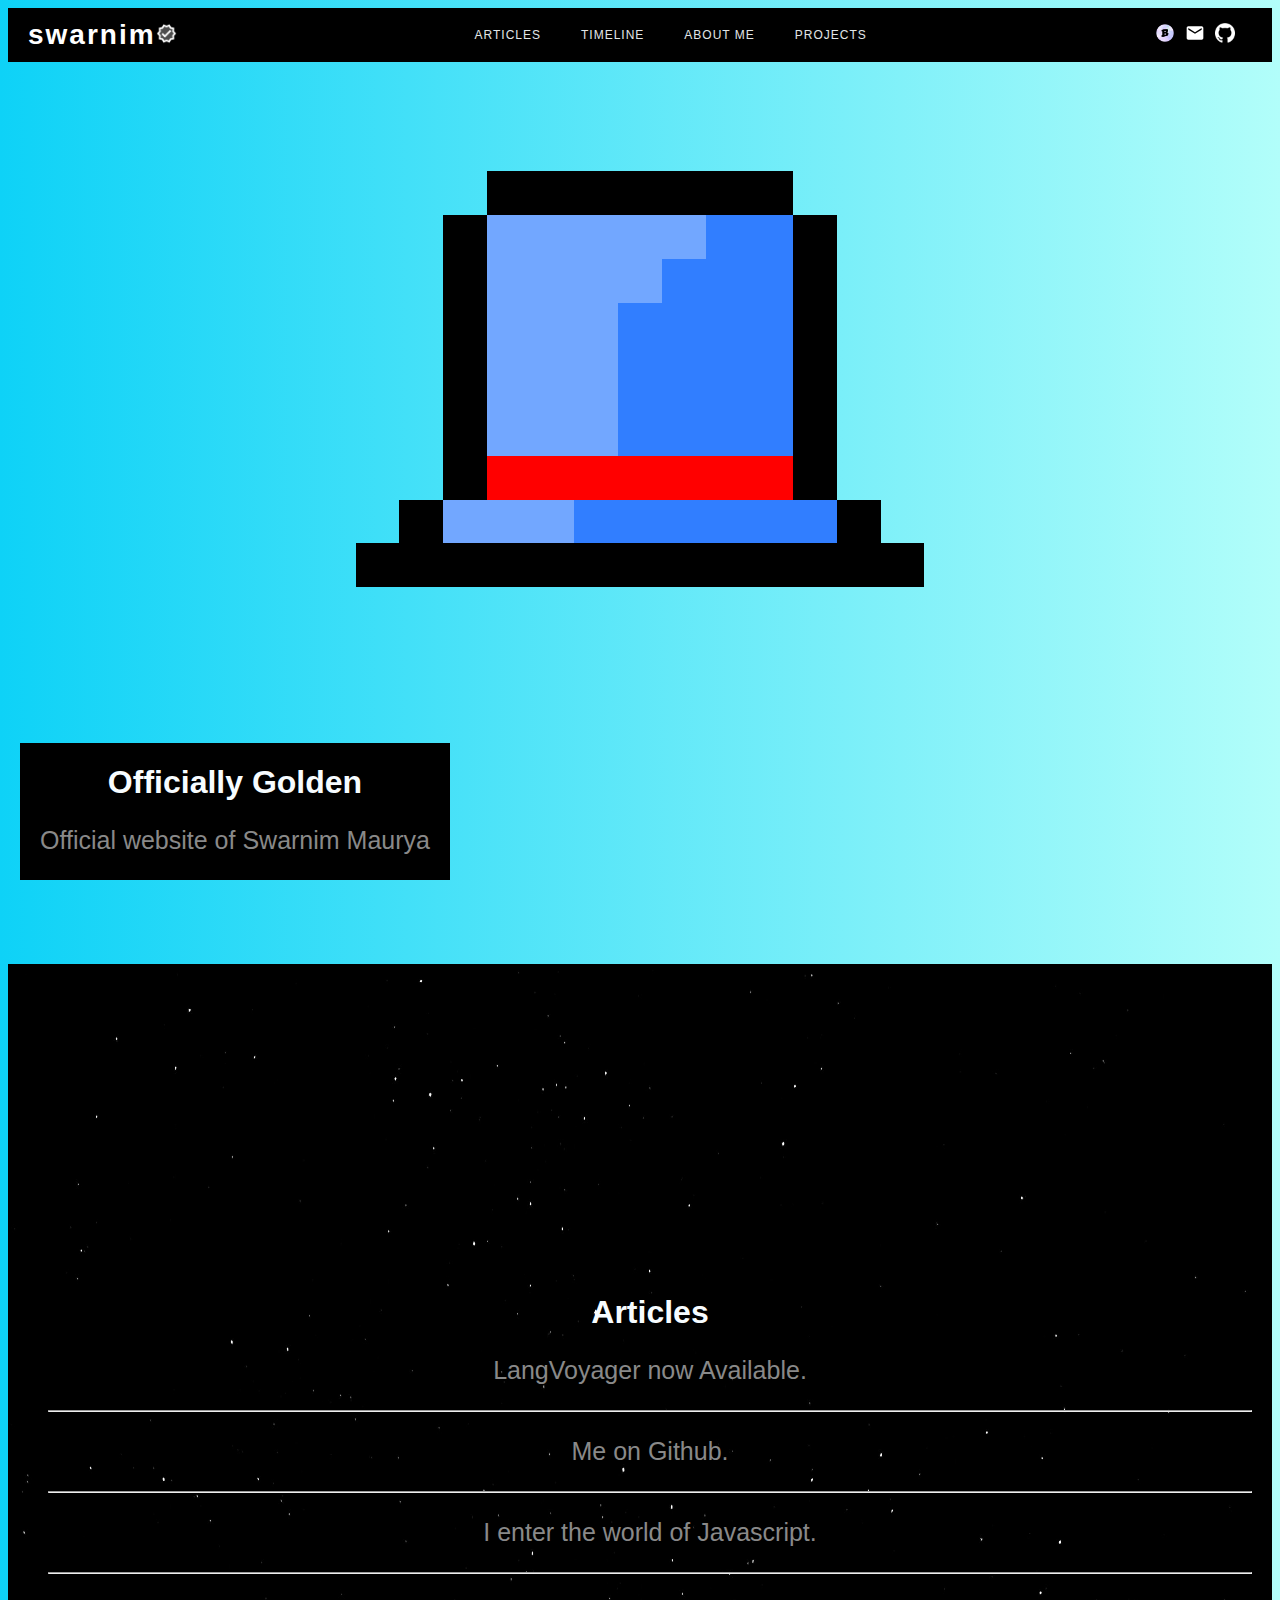
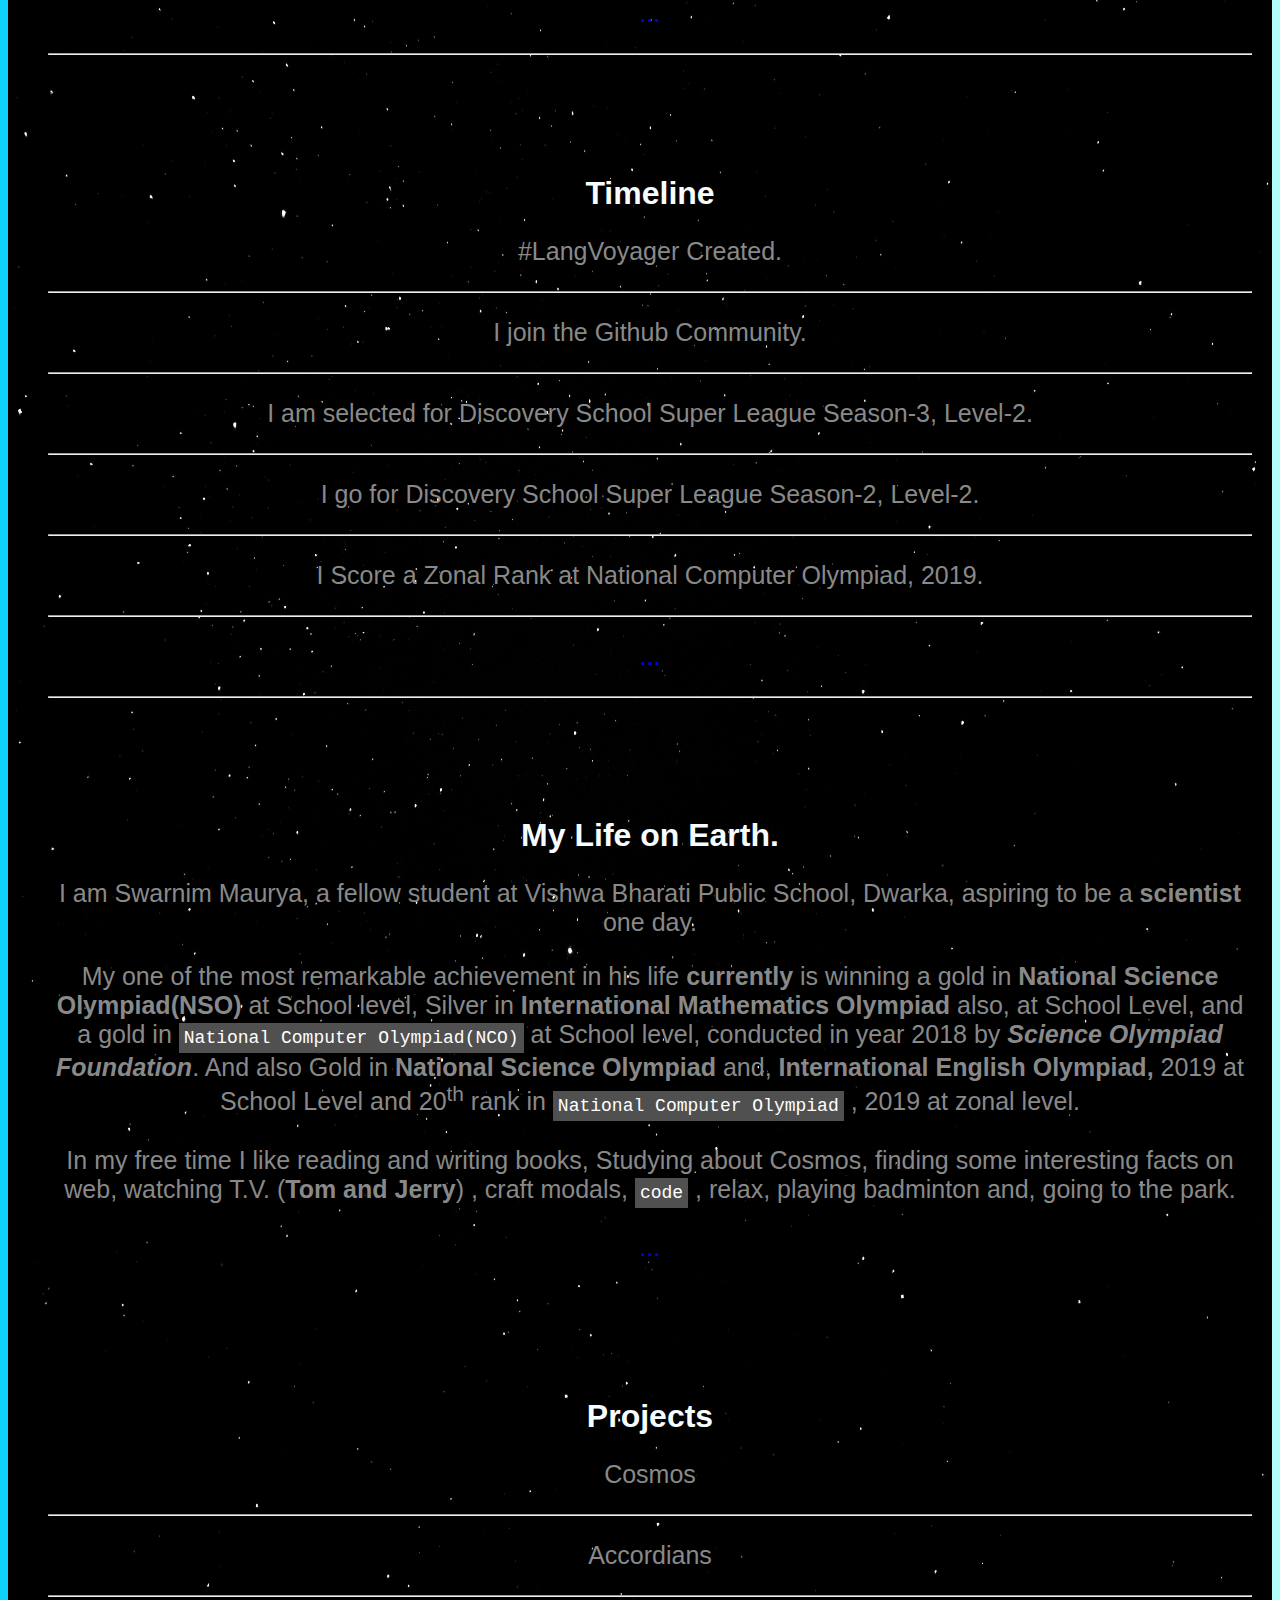
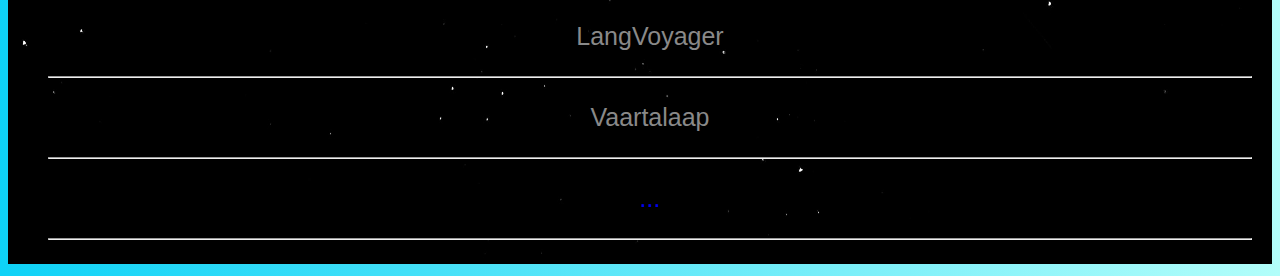
<file: index.html>
<!DOCTYPE html>
<html lang="en-us" xmlns="http://www.w3.org/1999/html">
    <head>
        <meta charset="UTF-8">
        <title>Swarnim This Side</title>
        <link rel="stylesheet" href="CSS\Homepage.css">
        <link rel="icon" href="/Images/MyLogo.png">
        <meta name="author" content="Swarnim Maurya" >
        <meta name="viewport" content="width=device-width, initial-scale=1">
    </head>
    <body>
        <div style="position: relative; top: 0; left: 0; right: 0; z-index: 4; transform: translate3d(0px, 0px, 0px);
                " class="headroom headroom--unfixed headroom-disable-animation">
            <header class="site-header">
                <a class="logo" href="/">swarnim<img src="Images\Verified.png" height="21px"></a>
                <nav class="site-nav"><ul><li>
                    <a href="Articles.html">Articles</a></li><li>
                    <a href="Timeline.html">Timeline</a></li><li>
                    <a href="AboutMe.html">About Me</a></li><li>
                    <a href="Project.html">Projects</a></li></ul></nav>
                <div class="nav-links">
                    <div class="Hoverbox">
                        <a href="https://brainly.in/app/profile/9945822/" target="_blank">
                            <img src="Images\Brainly.jpg" alt="Gmail" height="25px"></a>
                        <span class="Hovertext">Brainly</span>
                    </div>
                    <div class="Hoverbox">
                        <a href="mailto:felixillusion@outlook.com" target="_blank" title="Outlook">
                            <img src="Images\WhiteEmail.svg" alt="Outlook" height="20px"></a>
                        <span class="Hovertext">Outlook</span>
                    </div>
                    <div class="Hoverbox">
                        <a href="https://github.com/Felix-Illusion" target="_blank" title="GitHub">
                            <img src="Images\Github.png" alt="GitHub" height="20px"></a>
                        <span class="Hovertext">Github</span>
                    </div>
                </div>
            </header>
        </div>
        <div class="container, img-align">
            <img src="Images\Piskel.png" alt="Pixel Life" width="700px">
            <div class="block-text" style="background-color: #000000">
                <h1>Officially Golden</h1>
                <p>Official website of Swarnim Maurya</p>
            </div>
        </div>
        <br>
        <br>
        <br>
        <br>
        <br>
        <br>
        <br>
        <br>
        <br>
        <br>
        <br>
        <div class="containing-img">
            <img src="Images\Black.jpg" alt="back" width="100%" height="2500px">
            <div class="block-text">
                <div>
                    <a href="Articles.html"><h1>Articles</h1></a>
                    <p>
                        LangVoyager now Available.
                    </p>
                    <hr>
                    <p>
                        Me on Github.
                    </p>
                    <hr>
                    <p>
                        I enter the world of Javascript.
                    </p>
                    <hr>
                    <p><a href="Articles.html">...</a></p>
                    <hr>
                </div>
                <br>
                <br>
                <br>
                <br>
                <br>
                <div>
                    <a href="Timeline.html"><h1>Timeline</h1></a>
                    <p>
                        #LangVoyager Created.
                    </p>
                    <hr>
                    <p>
                        I join the Github Community.
                    </p>
                    <hr>
                    <p>
                        I am selected for Discovery School Super League Season-3, Level-2.
                    </p>
                    <hr>
                    <p>
                        I go for Discovery School Super League Season-2, Level-2.
                    </p>
                    <hr>
                    <p>
                        I Score a Zonal Rank at National Computer Olympiad, 2019.
                    </p>
                    <hr>
                    <p>
                        <a href="Timeline.html" title="More Events">...</a>
                    </p>
                    <hr>
                </div>
                <div>
                    <br>
                    <br>
                    <br>
                    <br>
                    <br>
                    <a href="AboutMe.html"><h1>My Life on Earth.</h1></a>
                    <p>
                        I am Swarnim Maurya, a fellow student at Vishwa Bharati Public School, Dwarka, aspiring to be a
                        <strong>scientist</strong> one day.
                    </p>
                    <p>
                        My one of the most remarkable achievement in his life <strong>currently</strong> is
                        winning a gold in <strong>National Science  Olympiad(NSO)</strong> at School level,
                        Silver in <strong>International Mathematics Olympiad</strong> also, at School Level,
                        and a gold in <code>National Computer Olympiad(NCO)</code> at School level,
                        conducted in year 2018 by <strong><em>Science Olympiad Foundation</em></strong>. And also Gold in
                        <strong>National Science Olympiad</strong> and, <strong>International English Olympiad,</strong>
                        2019 at School Level and 20<sup>th</sup> rank in <code>National Computer Olympiad</code>
                        , 2019 at zonal level.
                    </p>
                    <p>
                        In my free time I like reading and writing books, Studying about Cosmos, finding some interesting
                        facts on web, watching T.V. (<strong>Tom and Jerry</strong>) , craft modals, <code>code</code>
                        , relax, playing badminton and, going to the park.
                    </p>
                    <p><a href="AboutMe.html">...</a></p>
                </div>
                <br>
                <br>
                <br>
                <br>
                <br>
                <div>
                    <a href="Project.html"><h1>Projects</h1></a>
                    <a href="Articles.html" title="Under Construction"><p>Cosmos</p></a>
                    <hr>
                    <a href="Articles.html" title="Under Construction"><p>Accordians</p></a>
                    <hr>
                    <a href="Articles.html" title="Available on Github"><p>LangVoyager</p></a>
                    <hr>
                    <a href="Articles.html" title="Under Construction"><p>Vaartalaap</p></a>
                    <hr>
                    <p><a href="Articles.html" title="More">...</a></p>
                    <hr>
                </div>
            </div>
        </div>
        
    </body>
</html>
</file>
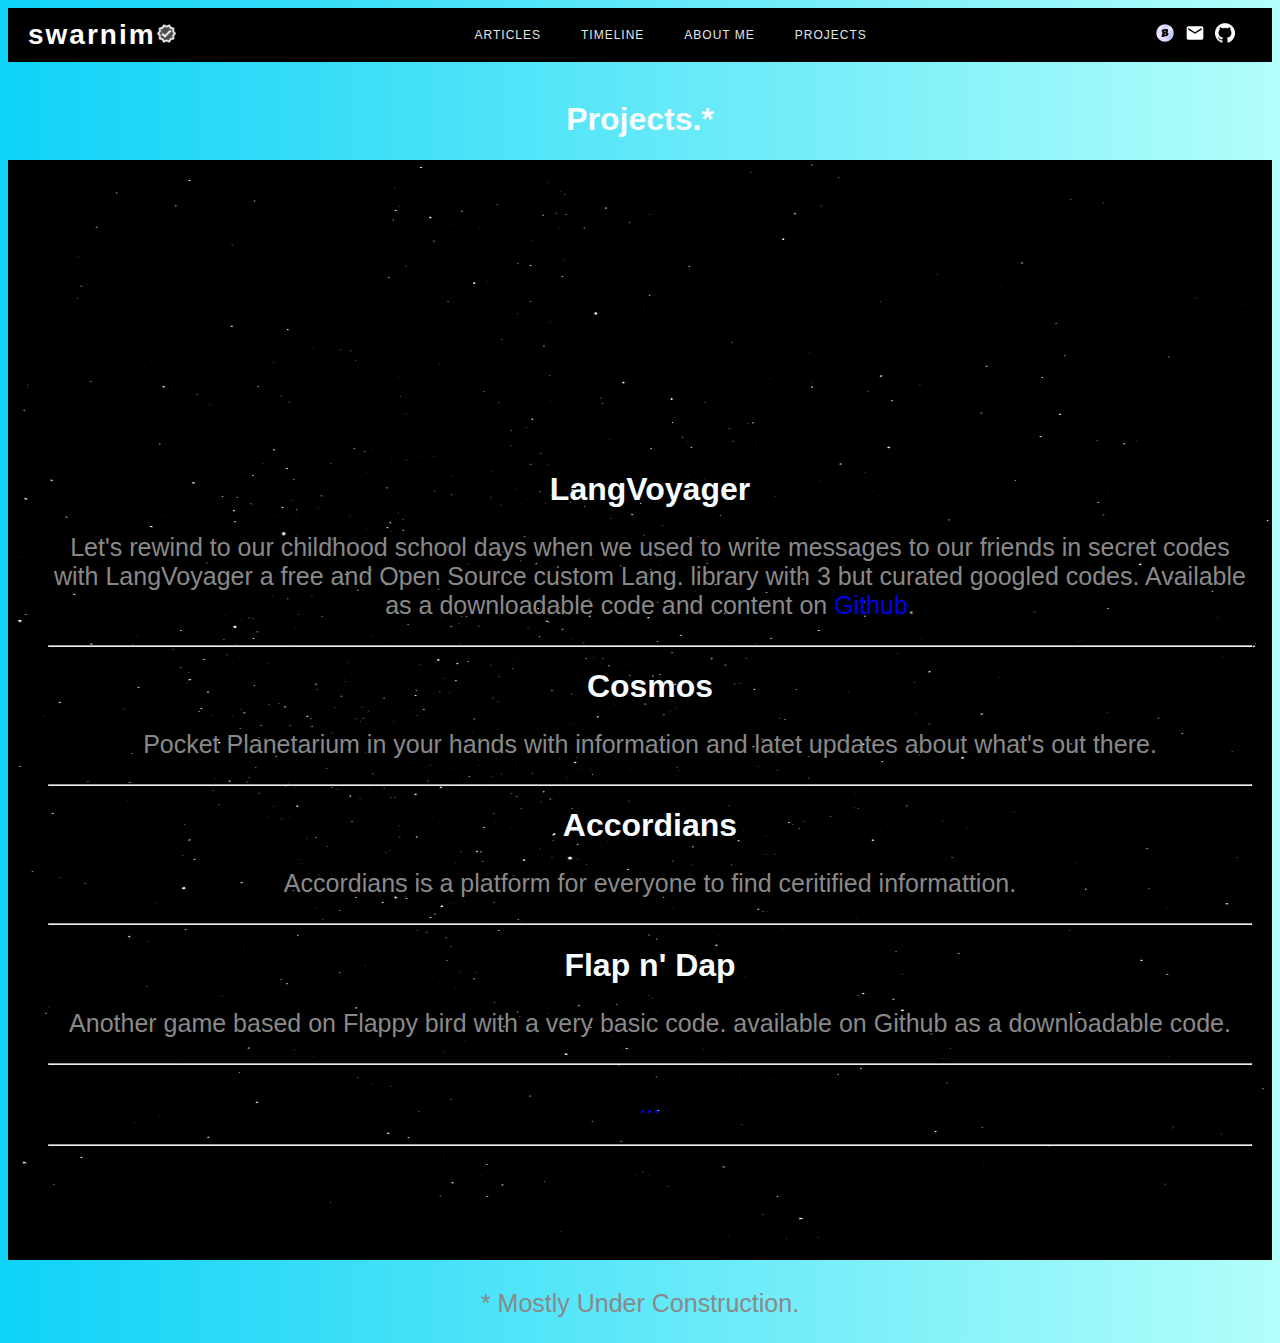
<file: Project.html>
<!DOCTYPE html>
<html lang="en">
<head>
    <meta charset="UTF-8">
    <title>Projects</title>
    <link rel="icon" href="Images\MyLogo.png">
    <link rel="stylesheet" href="CSS\Projects.css">

</head>
<body>
    <div style="position: relative; top: 0; left: 0; right: 0; z-index: 4; transform: translate3d(0px, 0px, 0px);
            " class="headroom headroom--unfixed headroom-disable-animation">
        <header class="site-header">
            <a class="logo" href="/">swarnim<img src="Images\Verified.png" height="21px"></a>
            <nav class="site-nav"><ul><li>
                <a href="Articles.html">Articles</a></li><li>
                <a href="Timeline.html">Timeline</a></li><li>
                <a href="AboutMe.html">About Me</a></li><li>
                <a href="Project.html">Projects</a></li></ul></nav>
            <div class="nav-links">
                <div class="Hoverbox">
                    <a href="https://brainly.in/app/profile/9945822/" target="_blank">
                        <img src="Images\Brainly.jpg" alt="Gmail" height="25px"></a>
                    <span class="Hovertext">Brainly</span>
                </div>
                <div class="Hoverbox">
                    <a href="mailto:felixillusion@outlook.com" target="_blank" title="Outlook">
                        <img src="Images\WhiteEmail.svg" alt="Outlook" height="20px"></a>
                    <span class="Hovertext">Outlook</span>
                </div>
                <div class="Hoverbox">
                    <a href="https://github.com/Felix-Illusion" target="_blank" title="GitHub">
                        <img src="Images\Github.png" alt="GitHub" height="20px"></a>
                    <span class="Hovertext">Github</span>
                </div>
            </div>
        </header>
    </div>
    <br>
    <h1>Projects.*</h1>
    <div class="containing-img">
        <img src="Images\Black.jpg" alt="back" width="100%" height="1100px">
        <div class="block-text">
            <div>
                <a href="Articles.html"><h1>LangVoyager</h1></a>
                <p>
                    Let's rewind to our childhood school days when we used to write messages to our friends in secret codes with 
                    LangVoyager a free and Open Source custom Lang. library with 3 but curated googled codes. Available as a 
                    downloadable code and content on <a href="https://www.github.com" target="_blank">Github</a>.
                </p>
                <hr>
                <a href="Articles.html"><h1>Cosmos</h1></a>
                <p>
                    Pocket Planetarium in your hands with information and latet updates about what's out there.
                </p>
                <hr>
                <a href="Articles.html"><h1>Accordians</h1></a>
                <p>
                    Accordians is a platform for everyone to find ceritified informattion.
                </p>
                <hr>
                <a href="Articles.html"><h1>Flap n' Dap</h1></a>
                <p>
                    Another game based on Flappy bird with a very basic code. available on Github as a downloadable code. 
                </p>
                <hr>
                <p><a href="Articles.html">...</a></p>
                <hr>
            </div>
            <br>
            <br>
            <br>
            <br>
            <br>
            <div>
            </div>
        </div>
    </div>
    <p>* Mostly Under Construction.</p>
</body>
</html>
</file>
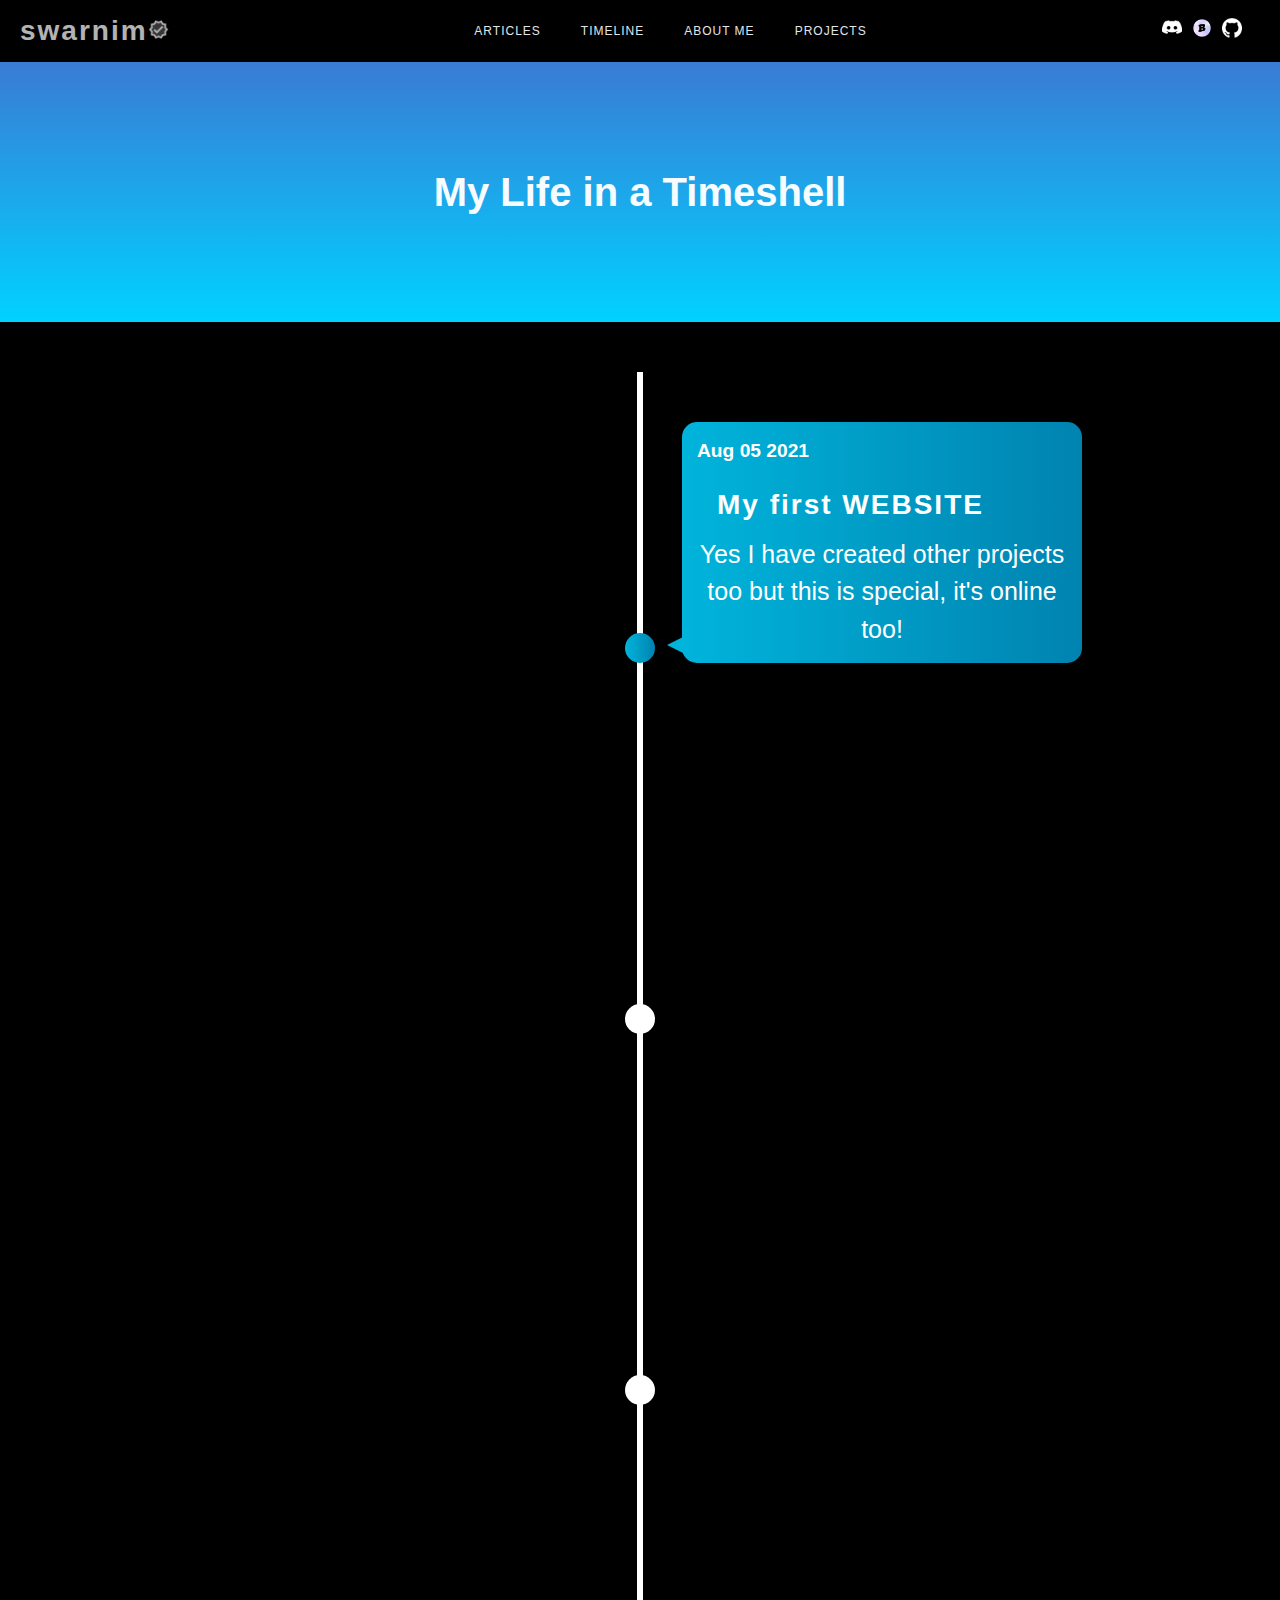
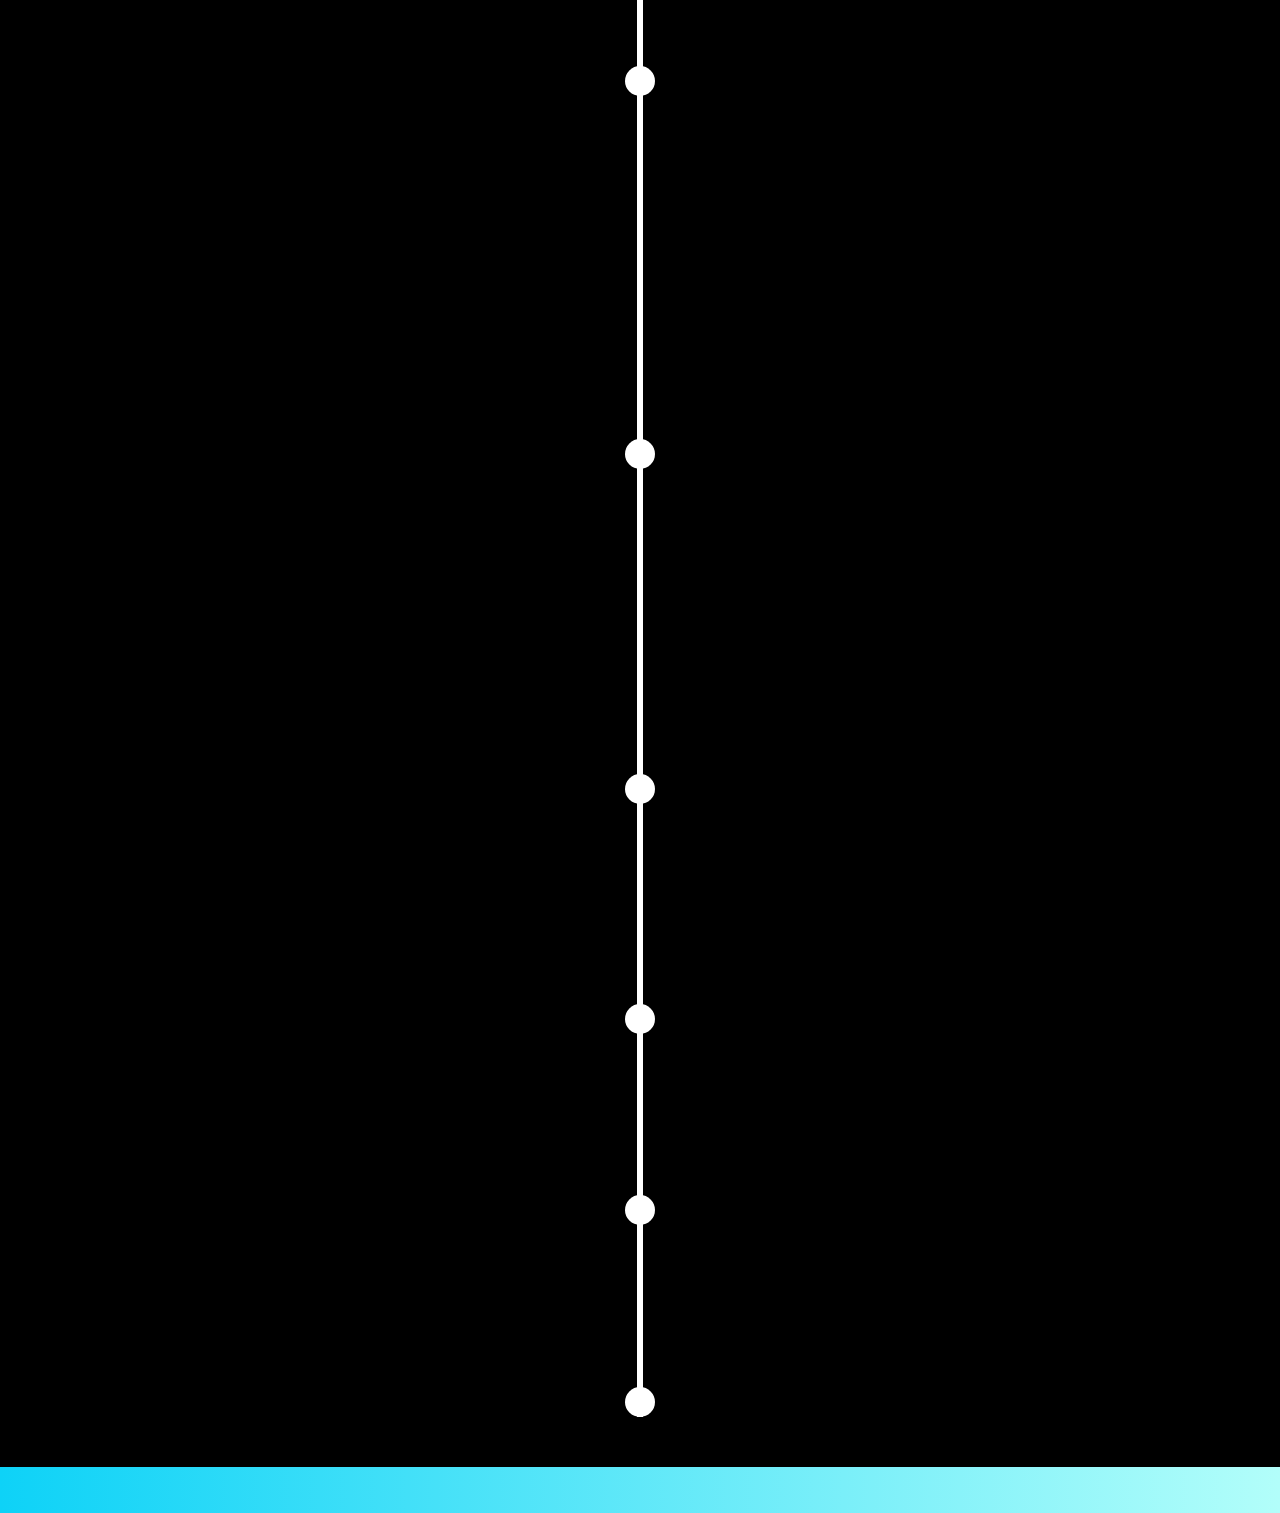
<file: Timeline.html>
<!DOCTYPE html>
<html lang="en">
    <head>
        <meta charset="UTF-8">
        <title>Timeline</title>
        <link rel="icon" href="Images\MyLogo.png">
        <link rel="stylesheet" href="CSS\Timeline.css">
        <meta name="author" content="Swarnim Maurya">
    </head>
    <body>
    <div style="position: relative; top: 0; left: 0; right: 0; z-index: 4; transform: translate3d(0px, 0px, 0px);" 
         class="headroom headroom--unfixed headroom-disable-animation">
            <header class="site-header">
                <a class="logo" href="/">swarnim<img src="Images\Verified.png" height="21px"></a>
                <nav class="site-nav"><ul><li>
                    <a href="Articles.html">Articles</a></li><li>
                    <a href="Timeline.html">Timeline</a></li><li>
                    <a href="AboutMe.html">About Me</a></li><li>
                    <a href="Project.html">Projects</a></li></ul></nav>
                <div class="nav-links">
                    <div class="Hoverbox">
                        <a href="https://discord.com/users/Swarnim(VBPS)#8875" target="_blank">
                            <img src="Images\Discord.png" alt="Discord" height="25px"></a>
                        <span class="Hovertext">Discord</span>
                    </div>
                    <div class="Hoverbox">
                        <a href="https://brainly.in/app/profile/9945822/" target="_blank">
                            <img src="Images\Brainly.jpg" alt="Gmail" height="25px"></a>
                        <span class="Hovertext">Brainly</span>
                    </div>
                    <div class="Hoverbox">
                        <a href="https://github.com/Felix-Illusion" target="_blank" title="GitHub">
                            <img src="Images\Github.png" alt="GitHub" height="20px"></a>
                        <span class="Hovertext">Github</span>
                    </div>
                </div>
            </header>
        </div>
        <section class="intro">
            <div class="container">
                <h1>My Life in a Timeshell</h1>
            </div>
        </section>
        <section class="timeline">
        <ul>
            <li>
                <div>
                    <time>Aug 05 2021</time>
                    <h4>My first <strong>WEBSITE</strong></h4>
                    <p>Yes I have created other projects too but this is special, it's online too!</p>
                </div>
            </li>
            <li>
                <div>
                    <time>Jul 10 2021</time>
                    <h4>Accordians[Coming Soon]</h4>
                    <p>Accordians a place made by information and for information. Get updated in seconds.(Under Construction)</p>
                </div>
            </li>
            <li>
                <div>
                    <time>Jun 4 2021</time>
                    <h4>LangVoyager is Online</h4>
                    <p>LangVoyager is now available as a downloadable file on Github. Just download and rewind to your memories of the school age.</p>
                </div>
            </li>
            <li>
                <div>
                    <time>Jun 1 2021</time>
                    <h4>I Join Github.</h4>
                    <p>Today I have joined the Github community. Eager for what lies ahead of me.</p>
               </div>
            </li>
            <li>
                <div>
                    <time>May 13 2021</time>
                    <h4>I created my first <code>Javascript</code> Program</h4>
                    <p>Flap n' Gap is A reaction of the legendary game flappy bird. will be launched on 07/28/2021 on Github as downloadable code.</p>
                </div>
            </li>
            <li>
                <div>
                    <time>May 07 2021</time>
                    <h4>I enter the world of <code>Javascript</code></h4>
                    <p>I have stepped the first step of Javascript. An awesome experience it is.</p>
                </div>
            </li>
            <li>
                <div>
                    <time>Dec 26 2021</time> 
                    <p>An unfortunate delay is being faced in Toodles. Expected to launch in Oct 2021</p>
                </div>
            </li>
            <li>
                <div>
                    <time>Feb 21 2021</time>
                    <p>I started doodling! Toodles is about too come.</p>
                </div>
            </li>
            <li>
                <div>
                    <time>Nov 26 2021</time> 
                    <p>I designed my first website! coming soon!</p>
                </div>
            </li>
        </ul>
    </section>        
        <script src="JavaScript/Timeline.js"></script>
    </body>
</html>
</file>
